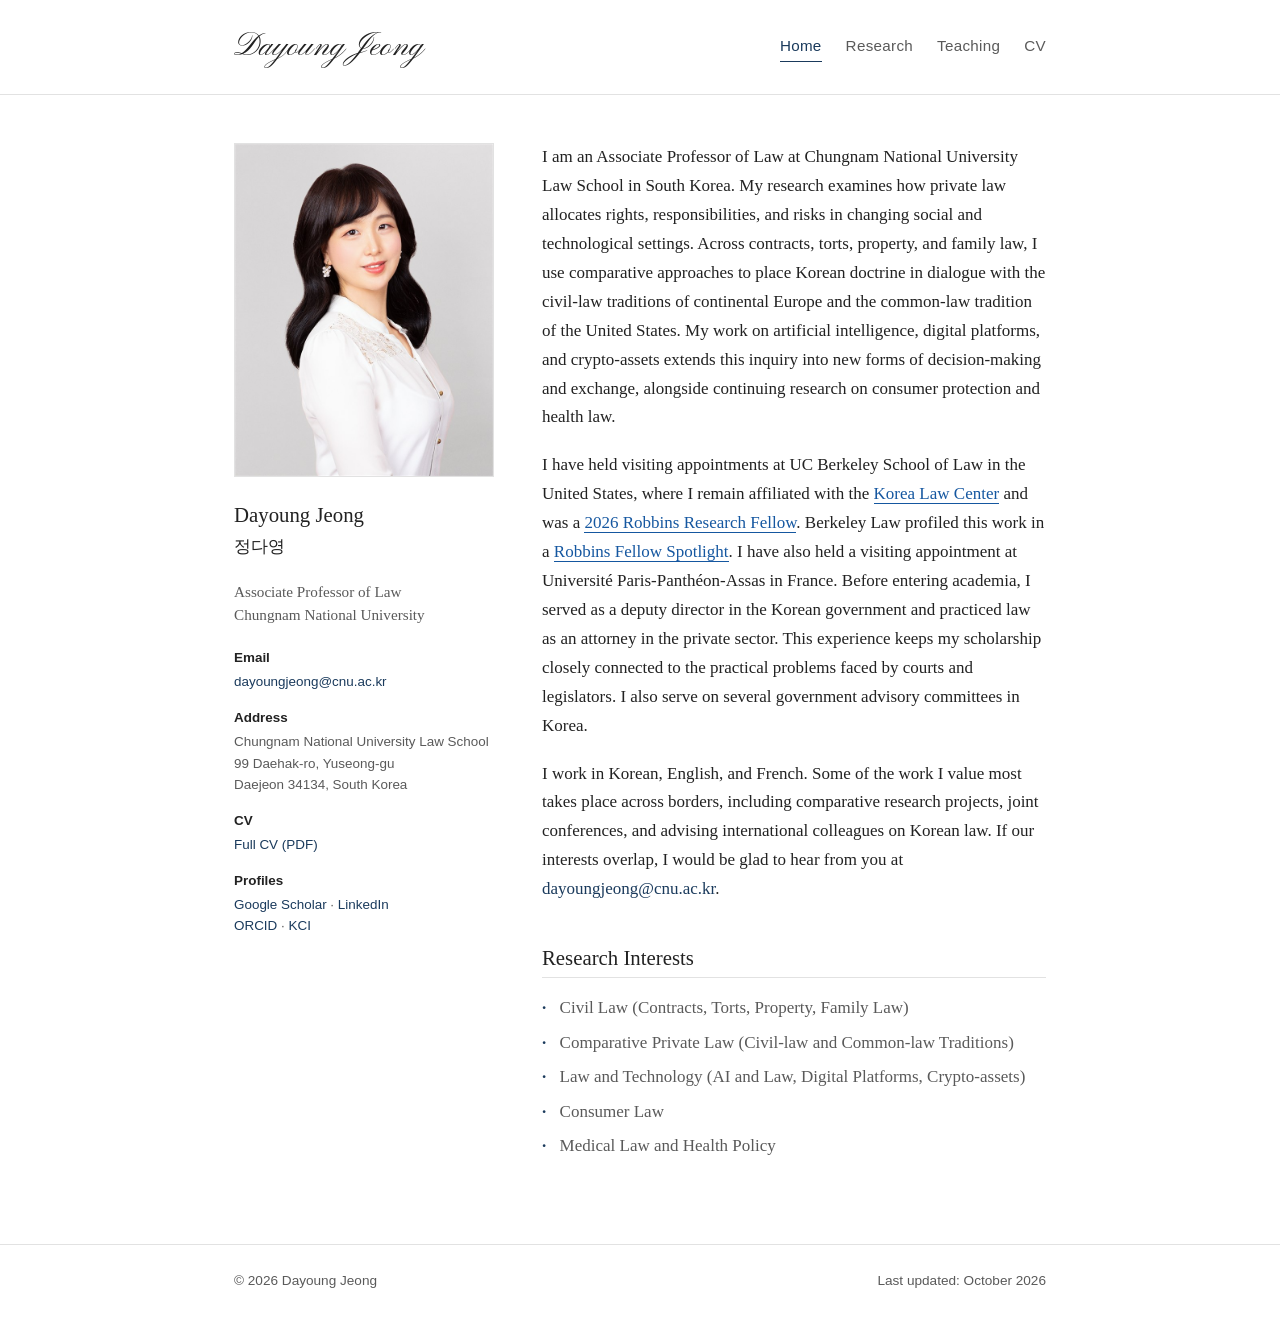
<file: index.html>
<!DOCTYPE html>
<html lang="en">
<head>
<meta charset="UTF-8">
<meta name="msvalidate.01" content="5D971619FC35E9B6C70B3230E318E21A">
<meta name="robots" content="index, follow, max-image-preview:large">
<meta name="viewport" content="width=device-width, initial-scale=1.0">
<title>Dayoung Jeong | Legal Scholar</title>
<meta name="description" content="Dayoung Jeong (정다영), Associate Professor, 충남대학교 법학전문대학원 / Chungnam National University Law School. Private law, AI, consumer and medical law.">
<meta property="og:title" content="Dayoung Jeong (정다영) | Chungnam National University Law School">
<meta property="og:description" content="Dayoung Jeong (정다영), Associate Professor, 충남대학교 법학전문대학원 / Chungnam National University Law School. Private law, AI, consumer and medical law.">
<meta property="og:image" content="https://dyjeong.com/assets/og-image.png">
<meta property="og:url" content="https://dyjeong.com/">
<meta property="og:type" content="website">
<meta name="twitter:card" content="summary_large_image">
<link rel="canonical" href="https://dyjeong.com/">
<script type="application/ld+json">
{
  "@context": "https://schema.org",
  "@type": "ProfilePage",
  "@id": "https://dyjeong.com/#profile",
  "url": "https://dyjeong.com/",
  "name": "Dayoung Jeong (정다영) | Chungnam National University Law School",
  "mainEntity": {
    "@type": "Person",
    "@id": "https://dyjeong.com/#person",
    "name": "Dayoung Jeong",
    "alternateName": "정다영",
    "url": "https://dyjeong.com/",
    "image": "https://dyjeong.com/assets/photo.jpg",
    "jobTitle": "Associate Professor of Law",
    "description": "Dayoung Jeong (정다영), Associate Professor, 충남대학교 법학전문대학원 / Chungnam National University Law School. Private law, AI, consumer and medical law.",
    "worksFor": {
      "@type": "CollegeOrUniversity",
      "name": "Chungnam National University",
      "department": {
        "@type": "Organization",
        "name": "Chungnam National University Law School",
        "alternateName": "충남대학교 법학전문대학원"
      },
      "alternateName": "충남대학교"
    },
    "knowsAbout": [
      "Private Law",
      "Civil Law",
      "Family Law",
      "Contract Law",
      "Tort Law",
      "Comparative Private Law",
      "Artificial Intelligence and Law",
      "Data Law",
      "Privacy Law",
      "Law and Technology",
      "Consumer Law",
      "Health Law",
      "Medical Law",
      "Clinical Practice Guidelines",
      "Medical Malpractice",
      "Algorithmic Pricing",
      "Digital Platforms",
      "Generative Artificial Intelligence",
      "민법",
      "인공지능과 법",
      "소비자법",
      "의료법"
    ],
    "sameAs": [
      "https://scholar.google.com/citations?user=8LHOAscAAAAJ",
      "https://www.linkedin.com/in/dayoungjeong/",
      "https://orcid.org/0000-0002-9571-6356",
      "https://www.kci.go.kr/kciportal/po/citationindex/poCretDetail.kci?citationBean.cretId=CRT001911453",
      "https://law.cnu.ac.kr/law/faculty/faculty01.do?mode=view&key=LZStrEwBlEYRA2Eg"
    ],
    "subjectOf": {
      "@type": "Article",
      "headline": "Robbins Fellow Spotlight: Dayoung Jeong",
      "url": "https://www.law.berkeley.edu/center-article/robbins-fellow-spotlight-dayoung-jeong/"
    },
    "affiliation": {
      "@type": "EducationalOrganization",
      "name": "Chungnam National University Law School",
      "alternateName": "충남대학교 법학전문대학원",
      "url": "https://law.cnu.ac.kr/"
    },
    "alumniOf": {
      "@type": "CollegeOrUniversity",
      "name": "Seoul National University",
      "url": "https://www.snu.ac.kr/"
    },
    "identifier": {
      "@type": "PropertyValue",
      "propertyID": "ORCID",
      "value": "0000-0002-9571-6356",
      "url": "https://orcid.org/0000-0002-9571-6356"
    },
    "givenName": "Dayoung",
    "familyName": "Jeong"
  },
  "description": "Dayoung Jeong (정다영), Associate Professor, 충남대학교 법학전문대학원 / Chungnam National University Law School. Private law, AI, consumer and medical law."
}
</script>
<link rel="stylesheet" href="style.css">
</head>
<body>

<header class="site-header">
  <div class="nav-inner">
    <a class="site-name" href="/">Dayoung Jeong</a>
    <nav class="site-nav" aria-label="Primary">
      <a href="/" aria-current="page">Home</a>
      <a href="research.html">Research</a>
      <a href="teaching.html">Teaching</a>
      <a href="cv/Dayoung_Jeong_CV.pdf">CV</a>
    </nav>
  </div>
</header>

<main class="site-main">
  <div class="site-wrap home-layout">

    <aside class="home-sidebar">
      <!-- To change the photo, replace assets/photo.jpg (or edit the src below) -->
      <img class="home-photo" src="assets/photo.jpg" alt="Photo of Dayoung Jeong" width="640" height="823">

      <h2 class="name">Dayoung Jeong</h2>
      <p lang="ko">정다영</p>
      <p class="home-title">
        Associate Professor of Law<br>
        Chungnam National University
      </p>

      <dl class="contact-block">
        <dt>Email</dt>
        <dd><a href="mailto:dayoungjeong@cnu.ac.kr">dayoungjeong@cnu.ac.kr</a></dd>

        <dt>Address</dt>
        <dd>Chungnam National University Law School<br>99 Daehak-ro, Yuseong-gu<br>Daejeon 34134, South Korea</dd>

        <dt>CV</dt>
        <dd><a href="cv/Dayoung_Jeong_CV.pdf">Full CV (PDF)</a></dd>
        <dt>Profiles</dt>
        <dd><a href="https://scholar.google.com/citations?user=8LHOAscAAAAJ">Google Scholar</a> · <a href="https://www.linkedin.com/in/dayoungjeong/">LinkedIn</a><br><a href="https://orcid.org/0000-0002-9571-6356">ORCID</a> · <a href="https://www.kci.go.kr/kciportal/po/citationindex/poCretDetail.kci?citationBean.cretId=CRT001911453">KCI</a></dd>
      </dl>
    </aside>

    <div class="home-content">
      <h1 class="visually-hidden">Dayoung Jeong — Associate Professor of Law, Chungnam National University</h1>

      <p>I am an Associate Professor of Law at Chungnam National University Law School in South Korea. My research examines how private law allocates rights, responsibilities, and risks in changing social and technological settings. Across contracts, torts, property, and family law, I use comparative approaches to place Korean doctrine in dialogue with the civil-law traditions of continental Europe and the common-law tradition of the United States. My work on artificial intelligence, digital platforms, and crypto-assets extends this inquiry into new forms of decision-making and exchange, alongside continuing research on consumer protection and health law.</p>

      <p>I have held visiting appointments at UC Berkeley School of Law in the United States, where I remain affiliated with the <a class="berkeley-link" href="https://www.law.berkeley.edu/research/korea-law-center/people/">Korea Law Center</a> and was a <a class="berkeley-link" href="https://www.law.berkeley.edu/research/the-robbins-collection/about-us/robbins-research-fellows/">2026 Robbins Research Fellow</a>. Berkeley Law profiled this work in a <a class="berkeley-link" href="https://www.law.berkeley.edu/center-article/robbins-fellow-spotlight-dayoung-jeong/">Robbins Fellow Spotlight</a>. I have also held a visiting appointment at Université Paris-Panthéon-Assas in France. Before entering academia, I served as a deputy director in the Korean government and practiced law as an attorney in the private sector. This experience keeps my scholarship closely connected to the practical problems faced by courts and legislators. I also serve on several government advisory committees in Korea.</p>

      <p>I work in Korean, English, and French. Some of the work I value most takes place across borders, including comparative research projects, joint conferences, and advising international colleagues on Korean law. If our interests overlap, I would be glad to hear from you at <a href="mailto:dayoungjeong@cnu.ac.kr">dayoungjeong@cnu.ac.kr</a>.</p>

      <h2>Research Interests</h2>
      <ul class="interests-list">
        <li>Civil Law (Contracts, Torts, Property, Family Law)</li>
        <li>Comparative Private Law (Civil-law and Common-law Traditions)</li>
        <li>Law and Technology (AI and Law, Digital Platforms, Crypto-assets)</li>
        <li>Consumer Law</li>
        <li>Medical Law and Health Policy</li>
      </ul>
    </div>

  </div>
</main>

<footer class="site-footer">
  <div class="site-wrap">
    <span>&copy; 2026 Dayoung Jeong</span>
    <span>Last updated: October 2026</span>
  </div>
</footer>

<button class="back-to-top" id="back-to-top" aria-label="Back to top" type="button">
  <svg viewBox="0 0 24 24" fill="none" stroke="currentColor" stroke-width="2" stroke-linecap="round" stroke-linejoin="round"><line x1="12" y1="19" x2="12" y2="5"></line><polyline points="5 12 12 5 19 12"></polyline></svg>
</button>
<script>
  (function () {
    var btn = document.getElementById('back-to-top');
    window.addEventListener('scroll', function () {
      btn.classList.toggle('is-visible', window.scrollY > 400);
    });
    btn.addEventListener('click', function () {
      window.scrollTo({ top: 0, behavior: 'smooth' });
    });
  })();
</script>

</body>
</html>
</file>
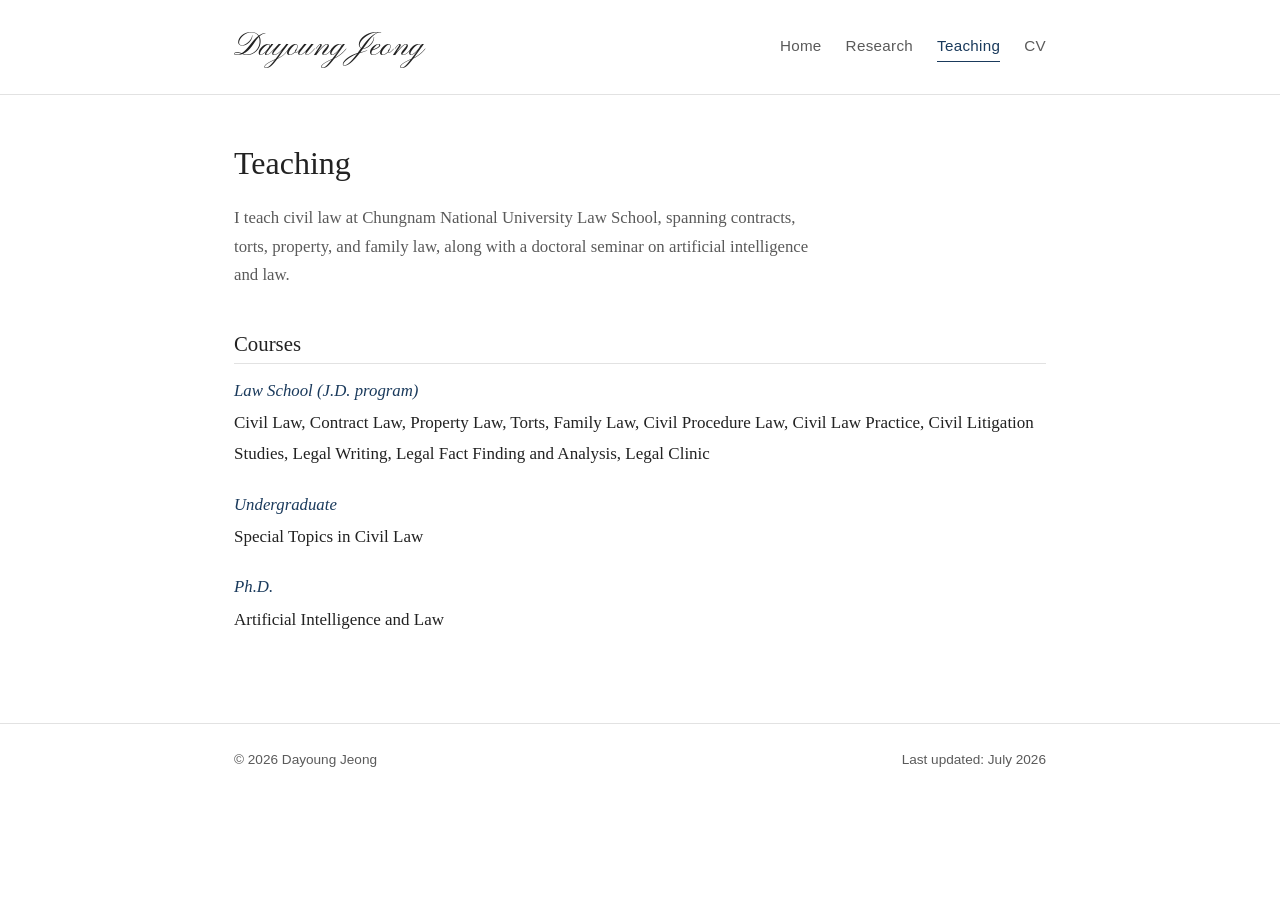
<file: teaching.html>
<!DOCTYPE html>
<html lang="en">
<head>
<meta charset="UTF-8">
<meta name="robots" content="index, follow, max-image-preview:large">
<meta name="viewport" content="width=device-width, initial-scale=1.0">
<title>Teaching — Dayoung Jeong</title>
<meta name="description" content="Courses taught by Dayoung Jeong, Associate Professor of Law at Chungnam National University Law School.">
<meta property="og:title" content="Teaching — Dayoung Jeong">
<meta property="og:description" content="Courses taught by Dayoung Jeong">
<meta property="og:image" content="https://dyjeong.com/assets/og-image.png">
<meta property="og:url" content="https://dyjeong.com/teaching.html">
<meta property="og:type" content="website">
<meta name="twitter:card" content="summary_large_image">
<link rel="canonical" href="https://dyjeong.com/teaching.html">
<link rel="stylesheet" href="style.css">
</head>
<body>

<header class="site-header">
  <div class="nav-inner">
    <a class="site-name" href="/">Dayoung Jeong</a>
    <nav class="site-nav" aria-label="Primary">
      <a href="/">Home</a>
      <a href="research.html">Research</a>
      <a href="teaching.html" aria-current="page">Teaching</a>
      <a href="cv/Dayoung_Jeong_CV.pdf">CV</a>
    </nav>
  </div>
</header>

<main class="site-main">
  <div class="site-wrap">
    <h1>Teaching</h1>

    <p class="intro-text">I teach civil law at Chungnam National University Law School, spanning contracts, torts, property, and family law, along with a doctoral seminar on artificial intelligence and law.</p>

    <h2>Courses</h2>

    <div class="course-group">
      <h3>Law School (J.D. program)</h3>
      <p>Civil Law, Contract Law, Property Law, Torts, Family Law, Civil Procedure Law, Civil Law Practice, Civil Litigation Studies, Legal Writing, Legal Fact Finding and Analysis, Legal Clinic</p>
    </div>

    <div class="course-group">
      <h3>Undergraduate</h3>
      <p>Special Topics in Civil Law</p>
    </div>

    <div class="course-group">
      <h3>Ph.D.</h3>
      <p>Artificial Intelligence and Law</p>
    </div>

  </div>
</main>

<footer class="site-footer">
  <div class="site-wrap">
    <span>&copy; 2026 Dayoung Jeong</span>
    <span>Last updated: July 2026</span>
  </div>
</footer>

<button class="back-to-top" id="back-to-top" aria-label="Back to top" type="button">
  <svg viewBox="0 0 24 24" fill="none" stroke="currentColor" stroke-width="2" stroke-linecap="round" stroke-linejoin="round"><line x1="12" y1="19" x2="12" y2="5"></line><polyline points="5 12 12 5 19 12"></polyline></svg>
</button>
<script>
  (function () {
    var btn = document.getElementById('back-to-top');
    window.addEventListener('scroll', function () {
      btn.classList.toggle('is-visible', window.scrollY > 400);
    });
    btn.addEventListener('click', function () {
      window.scrollTo({ top: 0, behavior: 'smooth' });
    });
  })();
</script>

</body>
</html>
</file>
<file: style.css>
/* =========================================================
   Dayoung Jeong — Academic personal website
   Minimal academic style, no frameworks, no external assets
   ========================================================= */

/* Self-hosted (not CDN-linked) — same font used in the index.html splash */
@font-face {
  font-family: 'Pinyon Script';
  src: url('assets/fonts/PinyonScript.ttf') format('truetype');
  font-display: swap;
}

:root {
  --color-bg: #ffffff;
  --color-text: #222222;
  --color-muted: #5a5a5a;
  --color-accent: #1a3a5c;
  --color-border: #e2e2e2;
  --font-serif: Georgia, 'Times New Roman', Times, serif;
  --font-sans: -apple-system, BlinkMacSystemFont, 'Segoe UI', Helvetica, Arial, sans-serif;
  --max-width: 860px;
}

* {
  box-sizing: border-box;
}

/* Keeps an element in the accessibility tree / DOM (screen readers, SEO)
   without showing it visually — used for a page's h1 when the visible
   heading role is already served by other on-screen text. */
.visually-hidden {
  position: absolute;
  width: 1px;
  height: 1px;
  padding: 0;
  margin: -1px;
  overflow: hidden;
  clip: rect(0, 0, 0, 0);
  white-space: nowrap;
  border: 0;
}

html {
  -webkit-text-size-adjust: 100%;
}

body {
  margin: 0;
  background: var(--color-bg);
  color: var(--color-text);
  font-family: var(--font-serif);
  font-size: 17px;
  line-height: 1.7;
  -webkit-font-smoothing: antialiased;
}

a {
  color: var(--color-accent);
  text-decoration: none;
  border-bottom: 1px solid transparent;
}

a:hover,
a:focus {
  border-bottom-color: var(--color-accent);
}

/* Official Berkeley profile links stay identifiable without relying on hover. */
.berkeley-link {
  color: #1557a0;
  border-bottom-color: currentColor;
}

.berkeley-link:hover,
.berkeley-link:focus {
  color: #0d3f78;
  border-bottom-color: currentColor;
}

h1, h2, h3 {
  font-family: var(--font-serif);
  font-weight: normal;
  color: var(--color-text);
  line-height: 1.3;
}

h1 {
  font-size: 2rem;
  margin: 0 0 1.2rem;
}

h2 {
  font-size: 1.3rem;
  margin: 2.5rem 0 1rem;
  padding-bottom: 0.4rem;
  border-bottom: 1px solid var(--color-border);
}

p {
  margin: 0 0 1.2rem;
}

/* ---------- Layout shell ---------- */

.site-wrap {
  max-width: var(--max-width);
  margin: 0 auto;
  padding: 0 1.5rem;
}

/* ---------- Top navigation ---------- */

.site-header {
  border-bottom: 1px solid var(--color-border);
}

.nav-inner {
  max-width: var(--max-width);
  margin: 0 auto;
  padding: 1.25rem 1.5rem;
  display: flex;
  flex-wrap: wrap;
  align-items: center;
  justify-content: space-between;
  gap: 0.75rem;
}

.site-name {
  font-family: 'Pinyon Script', var(--font-serif);
  font-size: 2rem;
  color: var(--color-text);
  border-bottom: none;
  letter-spacing: 0.01em;
}

.site-name:hover {
  color: var(--color-accent);
}

.site-nav {
  display: flex;
  flex-wrap: wrap;
  gap: 1.5rem;
}

.site-nav a {
  font-family: var(--font-sans);
  color: var(--color-muted);
  font-size: 0.95rem;
  letter-spacing: 0.02em;
  border-bottom: 1px solid transparent;
  padding-bottom: 2px;
}

.site-nav a:hover {
  color: var(--color-accent);
}

.site-nav a[aria-current="page"] {
  color: var(--color-accent);
  border-bottom-color: var(--color-accent);
}

/* ---------- Main content ---------- */

.site-main {
  padding: 3rem 0 4rem;
}

/* ---------- Home page two-column layout ---------- */

.home-layout {
  display: flex;
  gap: 3rem;
  align-items: flex-start;
}

.home-sidebar {
  flex: 0 0 260px;
  width: 260px;
}

.home-photo {
  width: 100%;
  height: auto;
  display: block;
  border: 1px solid var(--color-border);
  margin-bottom: 1.5rem;
  background: #f4f4f4;
}

.home-sidebar h2.name {
  font-size: 1.3rem;
  margin: 0 0 0.3rem;
  border-bottom: none;
  padding-bottom: 0;
}

.home-title {
  color: var(--color-muted);
  font-size: 0.95rem;
  margin: 0 0 1.3rem;
  line-height: 1.5;
}

.contact-block {
  font-family: var(--font-sans);
  /* Small enough that "Chungnam National University Law School" fits on
     one line within the 260px sidebar, rather than wrapping mid-phrase. */
  font-size: 0.84rem;
  color: var(--color-muted);
  line-height: 1.6;
}

.contact-block dt {
  font-weight: bold;
  color: var(--color-text);
  margin-top: 0.9rem;
}

.contact-block dt:first-child {
  margin-top: 0;
}

.contact-block dd {
  margin: 0.15rem 0 0;
}

.home-content {
  flex: 1 1 auto;
  min-width: 0;
}

.research-interests {
  color: var(--color-muted);
}

/* ---------- Publication lists ---------- */

.pub-list {
  list-style: none;
  margin: 0 0 1rem;
  padding: 0;
  counter-reset: pub-counter;
}

.pub-list li {
  counter-increment: pub-counter;
  position: relative;
  margin: 0 0 1.1rem;
  padding-left: 2.6rem;
  line-height: 1.6;
}

.pub-list li::before {
  content: counter(pub-counter) ".";
  position: absolute;
  left: 0;
  top: 0;
  width: 2rem;
  text-align: right;
  color: var(--color-muted);
  font-variant-numeric: tabular-nums;
}

.pub-list.plain {
  list-style: disc;
  padding-left: 1.4rem;
}

.pub-list.plain li {
  padding-left: 0;
  position: static;
}

.pub-list.plain li::before {
  content: none;
}

.award {
  color: var(--color-accent);
  font-size: 0.88em;
}

/* Expandable English abstract per publication */

.abstract {
  margin-top: 0.35rem;
}

.abstract summary {
  display: inline-block;
  cursor: pointer;
  font-family: var(--font-sans);
  font-size: 0.78rem;
  letter-spacing: 0.04em;
  color: var(--color-accent);
  border: 1px solid var(--color-border);
  border-radius: 3px;
  padding: 0.05rem 0.55rem;
  user-select: none;
}

.abstract summary:hover {
  border-color: var(--color-accent);
}

.abstract[open] summary {
  background: var(--color-accent);
  color: #ffffff;
  border-color: var(--color-accent);
}

.abstract p {
  font-size: 0.92rem;
  color: var(--color-muted);
  line-height: 1.65;
  margin: 0.6rem 0 0.4rem;
  padding: 0.8rem 1rem;
  background: #f7f8fa;
  border-left: 2px solid var(--color-accent);
}

/* ---------- Simple lists (talks, funding, courses) ---------- */

.simple-list {
  margin: 0 0 1rem;
  padding-left: 1.4rem;
}

.simple-list li {
  margin: 0 0 0.9rem;
  line-height: 1.6;
}

.course-group {
  margin: 0 0 1.5rem;
}

.course-group h3 {
  font-family: var(--font-serif);
  font-size: 1.05rem;
  font-weight: normal;
  font-style: italic;
  color: var(--color-accent);
  margin: 0 0 0.4rem;
}

.course-group p {
  color: var(--color-text);
  margin: 0;
  line-height: 1.8;
}

.intro-text {
  font-family: var(--font-serif);
  font-size: 1.05rem;
  color: var(--color-muted);
  max-width: 70ch;
}

.interests-list {
  list-style: none;
  margin: 0 0 1.2rem;
  padding: 0;
  color: var(--color-muted);
}

.interests-list li {
  margin: 0 0 0.35rem;
  padding-left: 1.1rem;
  position: relative;
}

.interests-list li::before {
  content: "·";
  position: absolute;
  left: 0;
  color: var(--color-accent);
  font-weight: bold;
}

/* ---------- Footer ---------- */

.site-footer {
  font-family: var(--font-sans);
  border-top: 1px solid var(--color-border);
  padding: 1.5rem 0 2.5rem;
  color: var(--color-muted);
  font-size: 0.85rem;
}

.site-footer .site-wrap {
  display: flex;
  flex-wrap: wrap;
  justify-content: space-between;
  gap: 0.4rem;
}

/* ---------- Back-to-top button ---------- */

.back-to-top {
  position: fixed;
  right: 1.5rem;
  bottom: 1.5rem;
  z-index: 20;
  width: 2.6rem;
  height: 2.6rem;
  display: flex;
  align-items: center;
  justify-content: center;
  border: 1px solid var(--color-border);
  border-radius: 50%;
  background: var(--color-bg);
  color: var(--color-accent);
  box-shadow: 0 1px 4px rgba(0, 0, 0, 0.12);
  opacity: 0;
  pointer-events: none;
  transform: translateY(8px);
  transition: opacity 0.2s ease, transform 0.2s ease;
}

.back-to-top.is-visible {
  opacity: 1;
  pointer-events: auto;
  transform: translateY(0);
}

.back-to-top:hover,
.back-to-top:focus {
  border-color: var(--color-accent);
}

.back-to-top svg {
  width: 1.1rem;
  height: 1.1rem;
}

/* ---------- Responsive ---------- */

@media (max-width: 600px) {
  body {
    font-size: 16px;
  }

  /* Keep the logo + nav visible while scrolling long pages (Research in
     particular runs to many screens of publications) — desktop is left
     alone since its shorter scroll doesn't need this. */
  .site-header {
    position: sticky;
    top: 0;
    z-index: 10;
    background: var(--color-bg);
    box-shadow: 0 1px 3px rgba(0, 0, 0, 0.06);
  }

  .nav-inner {
    padding: 1.1rem 1.25rem;
  }

  .site-nav {
    gap: 0.4rem 1rem;
    row-gap: 0.5rem;
  }

  /* Larger touch targets on mobile (min ~44px tap height per Apple/Google guidance) */
  .site-nav a {
    padding: 0.5rem 0.1rem;
  }

  .home-layout {
    flex-direction: column;
    align-items: center;
    gap: 2rem;
  }

  .home-sidebar {
    flex: 1 1 auto;
    width: 100%;
    max-width: 320px;
  }

  /* Keep "Chungnam National University Law School" on one line at
     mobile widths rather than wrapping mid-word. */
  .contact-block dd {
    font-size: 0.78rem;
  }

  h1 {
    font-size: 1.6rem;
  }

  h2 {
    font-size: 1.15rem;
  }

  /* Larger tap target for abstract toggle buttons */
  .abstract summary {
    padding: 0.35rem 0.7rem;
    font-size: 0.82rem;
  }

  .pub-list li {
    padding-left: 2.1rem;
  }

  .pub-list li::before {
    width: 1.6rem;
  }
}

/* Research layout approved September 2026. Native details preserve keyboard access. */
.research-page .research-sections {
  display: flex;
  flex-wrap: wrap;
  gap: 12px 25px;
  margin: 0 0 38px;
  padding: 0;
  font: 14px/1.5 var(--font-sans);
}
.research-page .research-sections a {
  padding: 3px 2px 10px;
  color: #555555;
  border-bottom: 1px solid #bdbdbd;
}
.research-page .research-sections a:hover,
.research-page .research-sections a:focus-visible {
  color: #111111;
  border-bottom-color: #333333;
}
@media (pointer: coarse) {
  .research-page .research-sections a { min-height: 44px; }
}
.research-page h2[id], .research-page li[id] { scroll-margin-top: 110px; }
.research-page #journal-articles { margin-top: 0; }
.research-page .publication-language { font-size: 0.7em; white-space: nowrap; }
.research-page li[id] { margin-bottom: 28px; }
.research-page .publication-title { font-weight: 700; }
.research-page .publication-citation {
  margin: 4px 0 0;
  color: var(--color-muted);
  font-size: 15.5px;
  line-height: 1.65;
}
.research-page .publication-actions {
  display: grid;
  grid-template-columns: 78px minmax(0, 1fr);
  column-gap: 15px;
  align-items: start;
  margin-top: 12px;
}
.research-page .abstract { grid-area: 1 / 1 / 2 / -1; margin: 0; }
.research-page .abstract summary {
  display: flex;
  align-items: center;
  justify-content: space-between;
  width: 78px;
  padding: 2px 9px;
  border: 1px solid var(--color-border);
  border-radius: 4px;
  background: var(--color-bg);
  color: var(--color-accent);
  font: 12px/1.5 var(--font-serif);
  letter-spacing: normal;
  list-style: none;
  position: relative;
}
.research-page .abstract summary::-webkit-details-marker { display: none; }
.research-page .abstract summary::after { content: "+"; }
.research-page .abstract[open] summary::after { content: "−"; }
.research-page .abstract summary:hover,
.research-page .abstract[open] summary {
  color: var(--color-accent);
  border-color: var(--color-accent);
  background: #f0f5f2;
}
.research-page .abstract p {
  margin: 15px 0 0;
  padding: 16px 20px;
  font: 15px/1.8 var(--font-serif);
  background: #f0f5f2;
  border-left: 2px solid var(--color-border);
}
.research-page .publication-sources {
  grid-area: 1 / 2;
  display: flex;
  align-items: center;
  flex-wrap: wrap;
  gap: 15px;
  margin: 0;
  padding: 0;
  z-index: 1;
  justify-self: start;
}
.research-page .publication-sources a {
  display: inline-flex;
  align-items: center;
  gap: 3px;
  position: relative;
  padding: 3px 2px;
  border: 0;
  border-radius: 3px;
  color: var(--color-accent);
  text-decoration: none;
  font: 11px/1.5 var(--font-serif);
}
.research-page .publication-sources a:hover,
.research-page .publication-sources a:focus-visible {
  border: 0;
  text-decoration: none;
  background: #f0f5f2;
}
.research-page .external-arrow { font-size: 9.5px; line-height: 1; }
@media (max-width: 600px) {
  .research-page h2[id], .research-page li[id] { scroll-margin-top: 160px; }
}
@media (pointer: coarse) {
  .research-page .publication-actions { min-height: 44px; }
  .research-page .abstract summary::before,
  .research-page .publication-sources a::before {
    content: "";
    position: absolute;
    left: 0;
    right: 0;
    top: 50%;
    height: 44px;
    transform: translateY(-50%);
  }
}

/* International activities: content aligns with the publication titles. */
.research-page .research-sections a { white-space: nowrap; }
.research-page .activity-list { list-style: none; padding: 0; margin: 0 0 1rem; }
.research-page .activity-list li { padding-left: 2.6rem; }
.research-page .activity-role { display: block; font-style: italic; color: var(--color-muted); margin-bottom: 0.35rem; }
.research-page .activity-title { display: block; font-weight: 700; line-height: 1.55; }
.research-page .activity-details { display: block; color: var(--color-muted); font-size: 0.92rem; line-height: 1.7; margin-top: 0.35rem; }
.research-page .activity-programme { display: inline-block; margin-top: 0.4rem; font: 0.85rem/1.7 var(--font-sans); border-bottom-color: currentColor; }
@media (max-width: 600px) {
  .research-page .activity-list li { padding-left: 2.1rem; }
}
</file>
